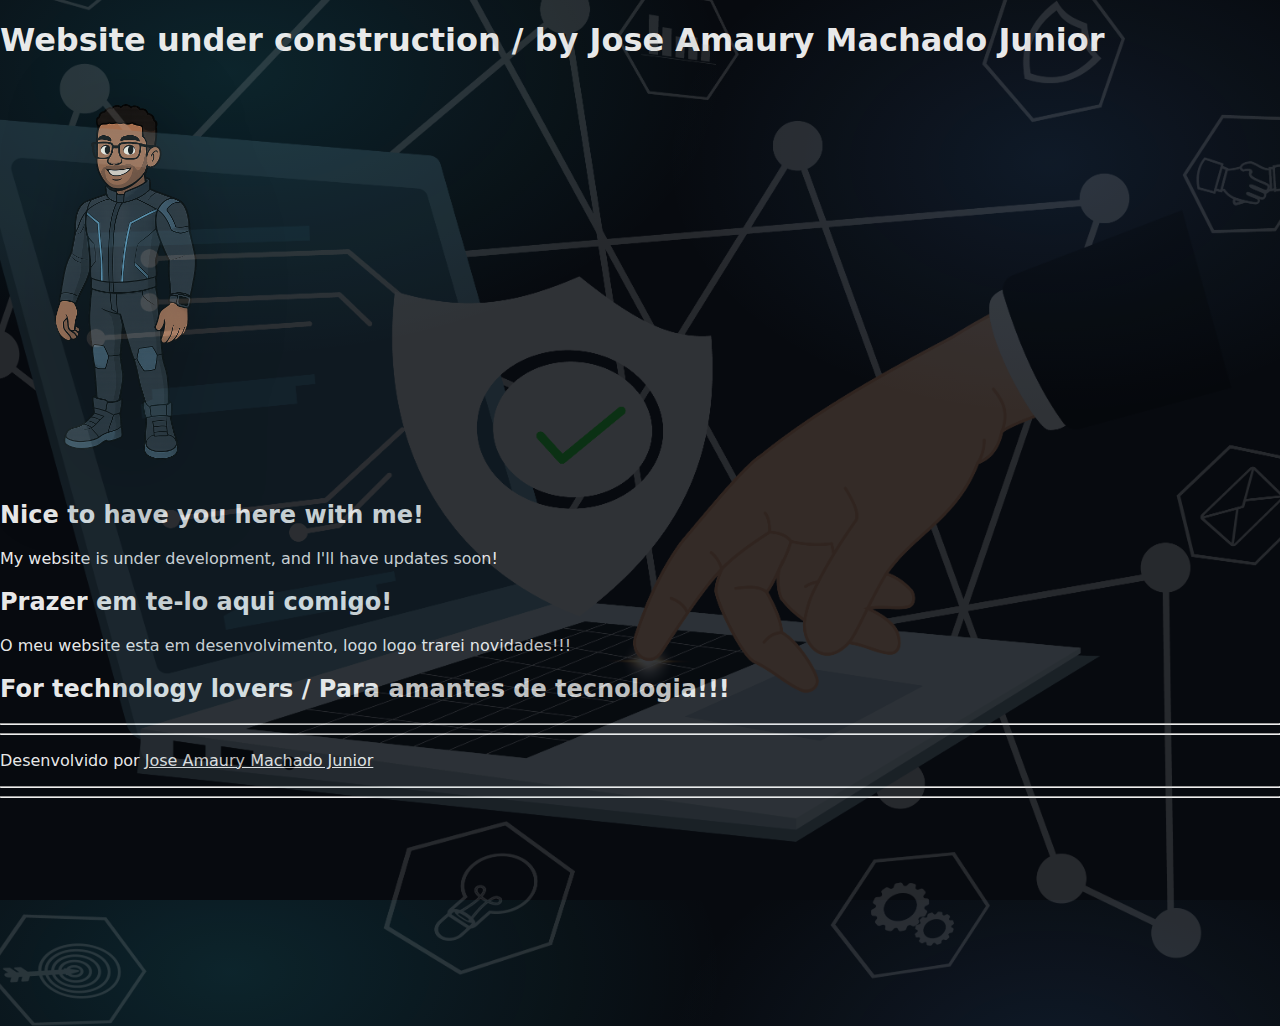
<file: index.html>
<!DOCTYPE html>
<html lang="pt-br">
<head>
    <meta charset="UTF-8">
    <meta name="viewport" content="width=device-width, initial-scale=1.0">
    <title>Jose Amaury Machado Junior</title>
    
    <link rel="stylesheet" href="estilos/styles.css">
</head>
<body>
    <main>
        <header>
            <h1>Website under construction / by Jose Amaury Machado Junior</h1>
            <div class="header-img-container">
        <img class="img-principal" src="images/Maurix/MauriX.png" alt="Jose Amaury Machado Junior">
        <img class="img-bg" src="images/security.png" alt="cyber security">
    </div>
        </header>
        <article>
            <h2>Nice to have you here with me!</h2>
            <p>My website is under development, and I'll have updates soon!</p>
        </article>
        
        <article>
            <h2>Prazer em te-lo aqui comigo!</h2>
            <p>O meu website esta em desenvolvimento, logo logo trarei novidades!!! </p>
        </article>
        
        
        <article>
            <h2>For technology lovers / Para amantes de tecnologia!!!</h2>
            
        </article>
    </main>
     <hr>
    <hr>

    <footer>
    <p>Desenvolvido por <a href="https://github.com/joseamaury" target="_blank" rel="noopener noreferrer">Jose Amaury Machado Junior</a></p>
</footer>

 <hr>
  <hr>
</body>
</html>
</file>
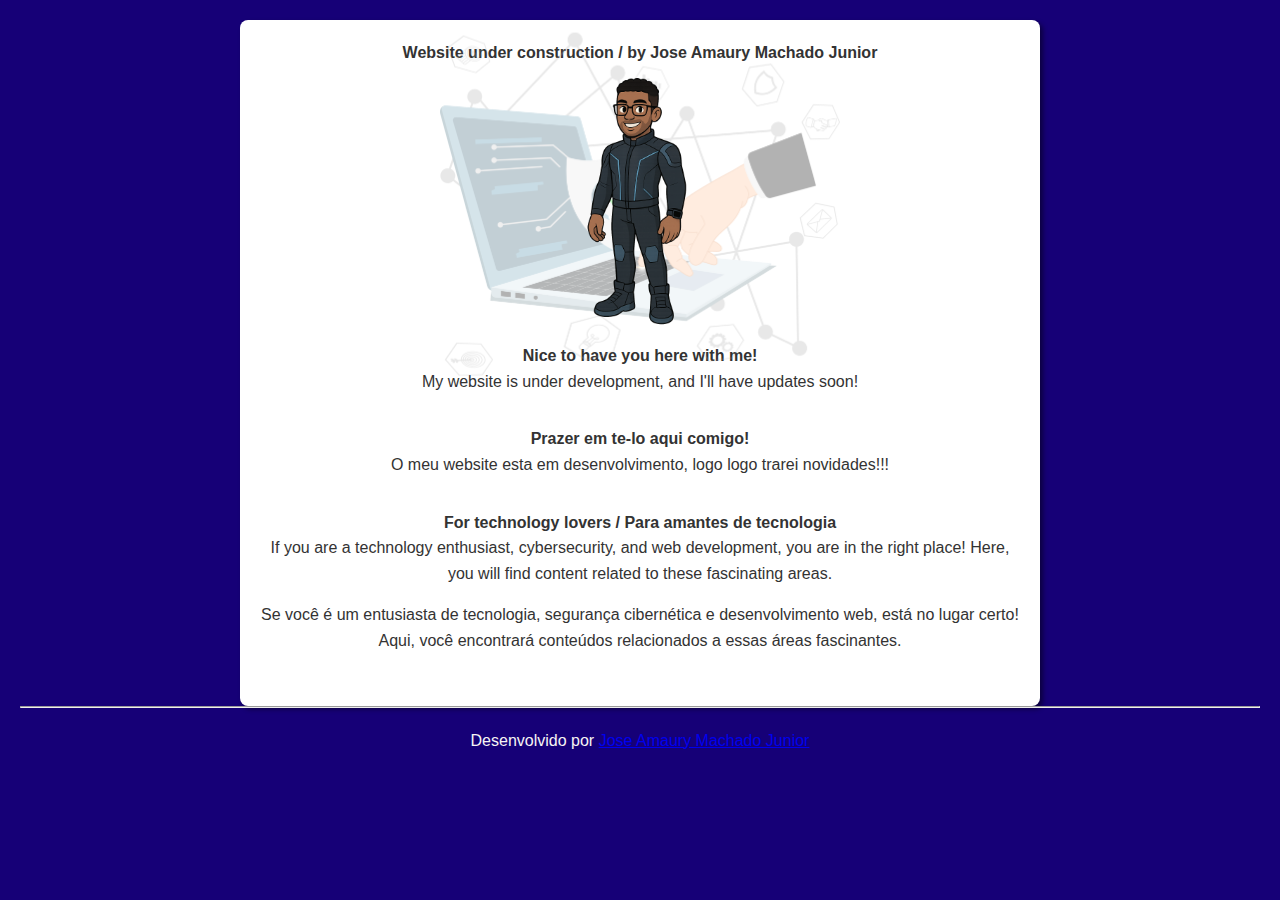
<file: website-sample/index.html>
<!DOCTYPE html>
<html lang="pt-br">
<head>
    <meta charset="UTF-8">
    <meta name="viewport" content="width=device-width, initial-scale=1.0">
    <title>Jose Amaury Machado Junior</title>
    
    <link rel="stylesheet" href="estilos/styles.css">
</head>
<body>
    <main>
        <header>
            <h1>Website under construction / by Jose Amaury Machado Junior</h1>
            <div class="header-img-container">
        <img class="img-principal" src="images/Maurix/MauriX.png" alt="Jose Amaury Machado Junior">
        <img class="img-bg" src="images/security.png" alt="cyber security">
    </div>
        </header>
        <article>
            <h2>Nice to have you here with me!</h2>
            <p>My website is under development, and I'll have updates soon!</p>
        </article>
        
        <article>
            <h2>Prazer em te-lo aqui comigo!</h2>
            <p>O meu website esta em desenvolvimento, logo logo trarei novidades!!! </p>
        </article>
        
        
        <article>
            <h2>For technology lovers / Para amantes de tecnologia</h2>
            <p>If you are a technology enthusiast, cybersecurity, and web development, you are in the right place! Here, you will find content related to these fascinating areas.</p>
            <p>Se você é um entusiasta de tecnologia, segurança cibernética e desenvolvimento web, está no lugar certo! Aqui, você encontrará conteúdos relacionados a essas áreas fascinantes.</p>
        </article>
    </main>
    
    <hr>

    <footer>
    <p>Desenvolvido por <a href="https://github.com/joseamaury" target="_blank" rel="noopener noreferrer">Jose Amaury Machado Junior</a></p>
</footer>
</body>
</html>
</file>
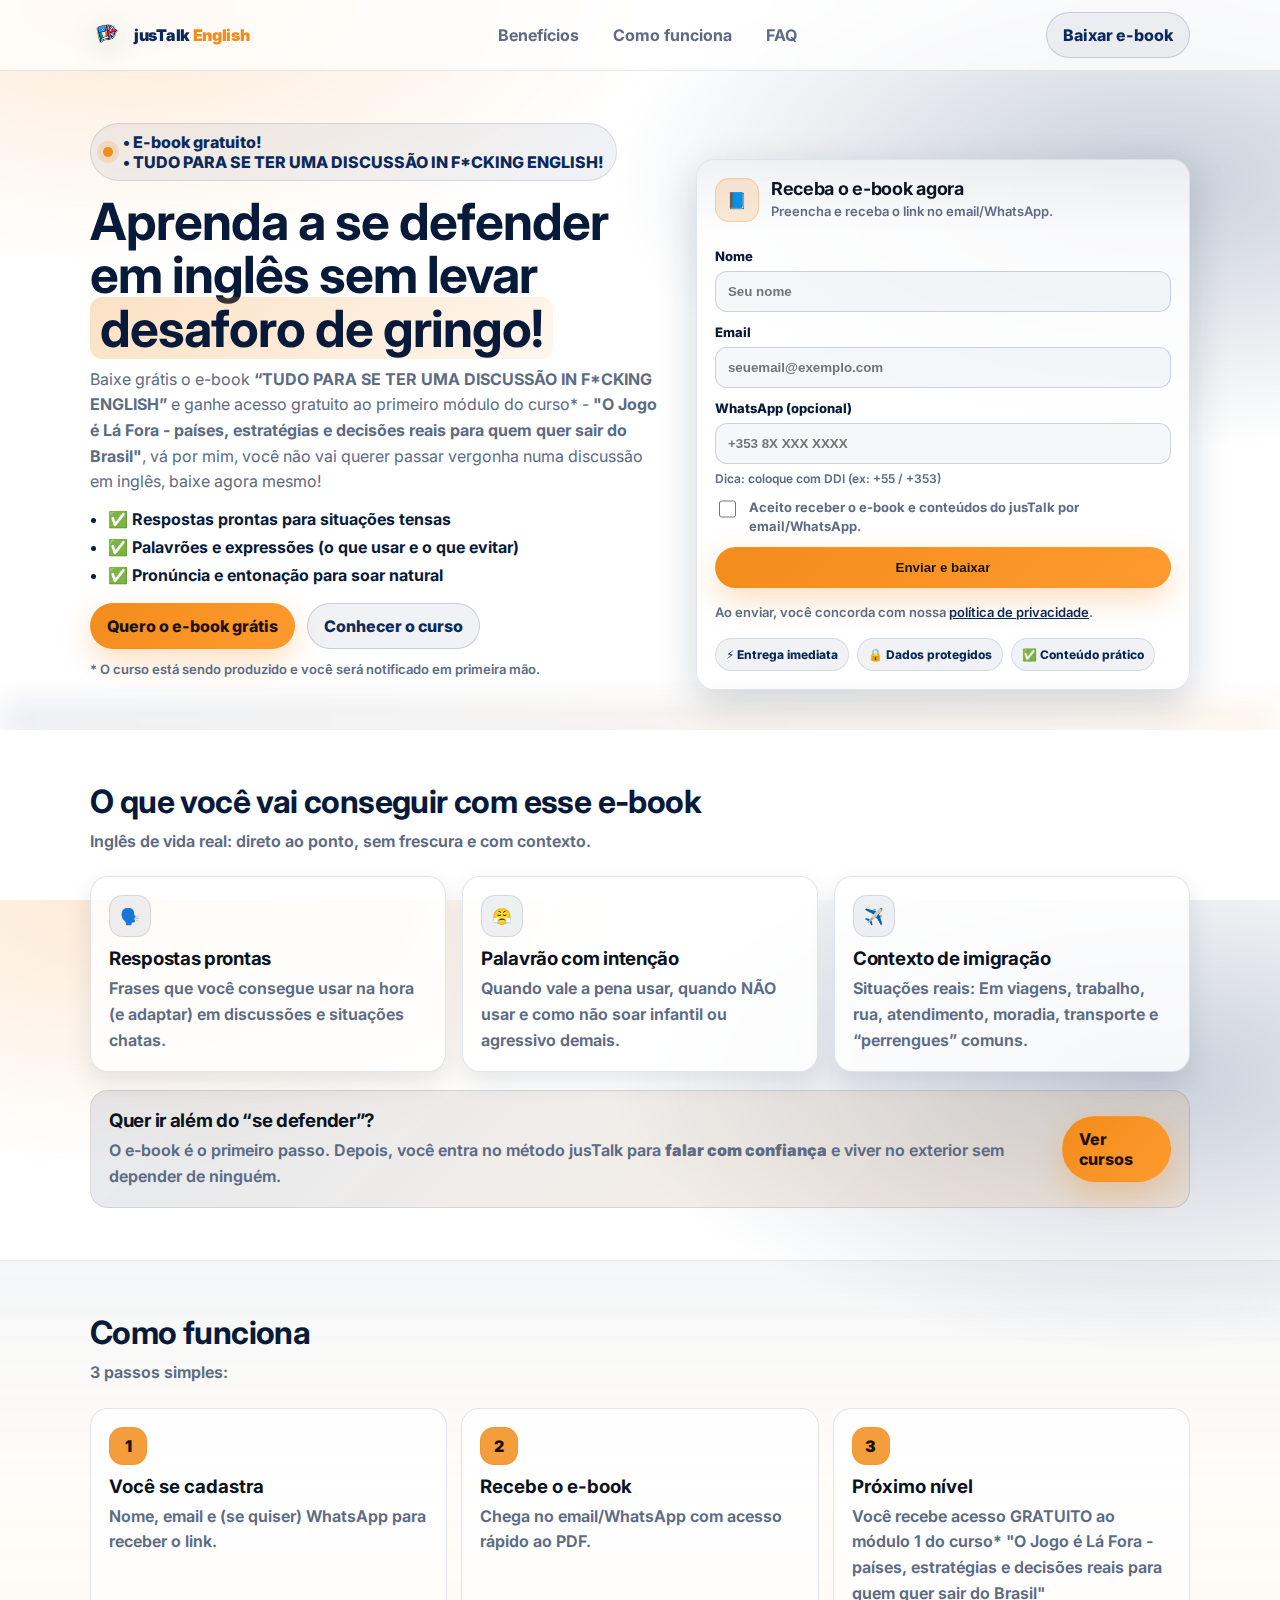
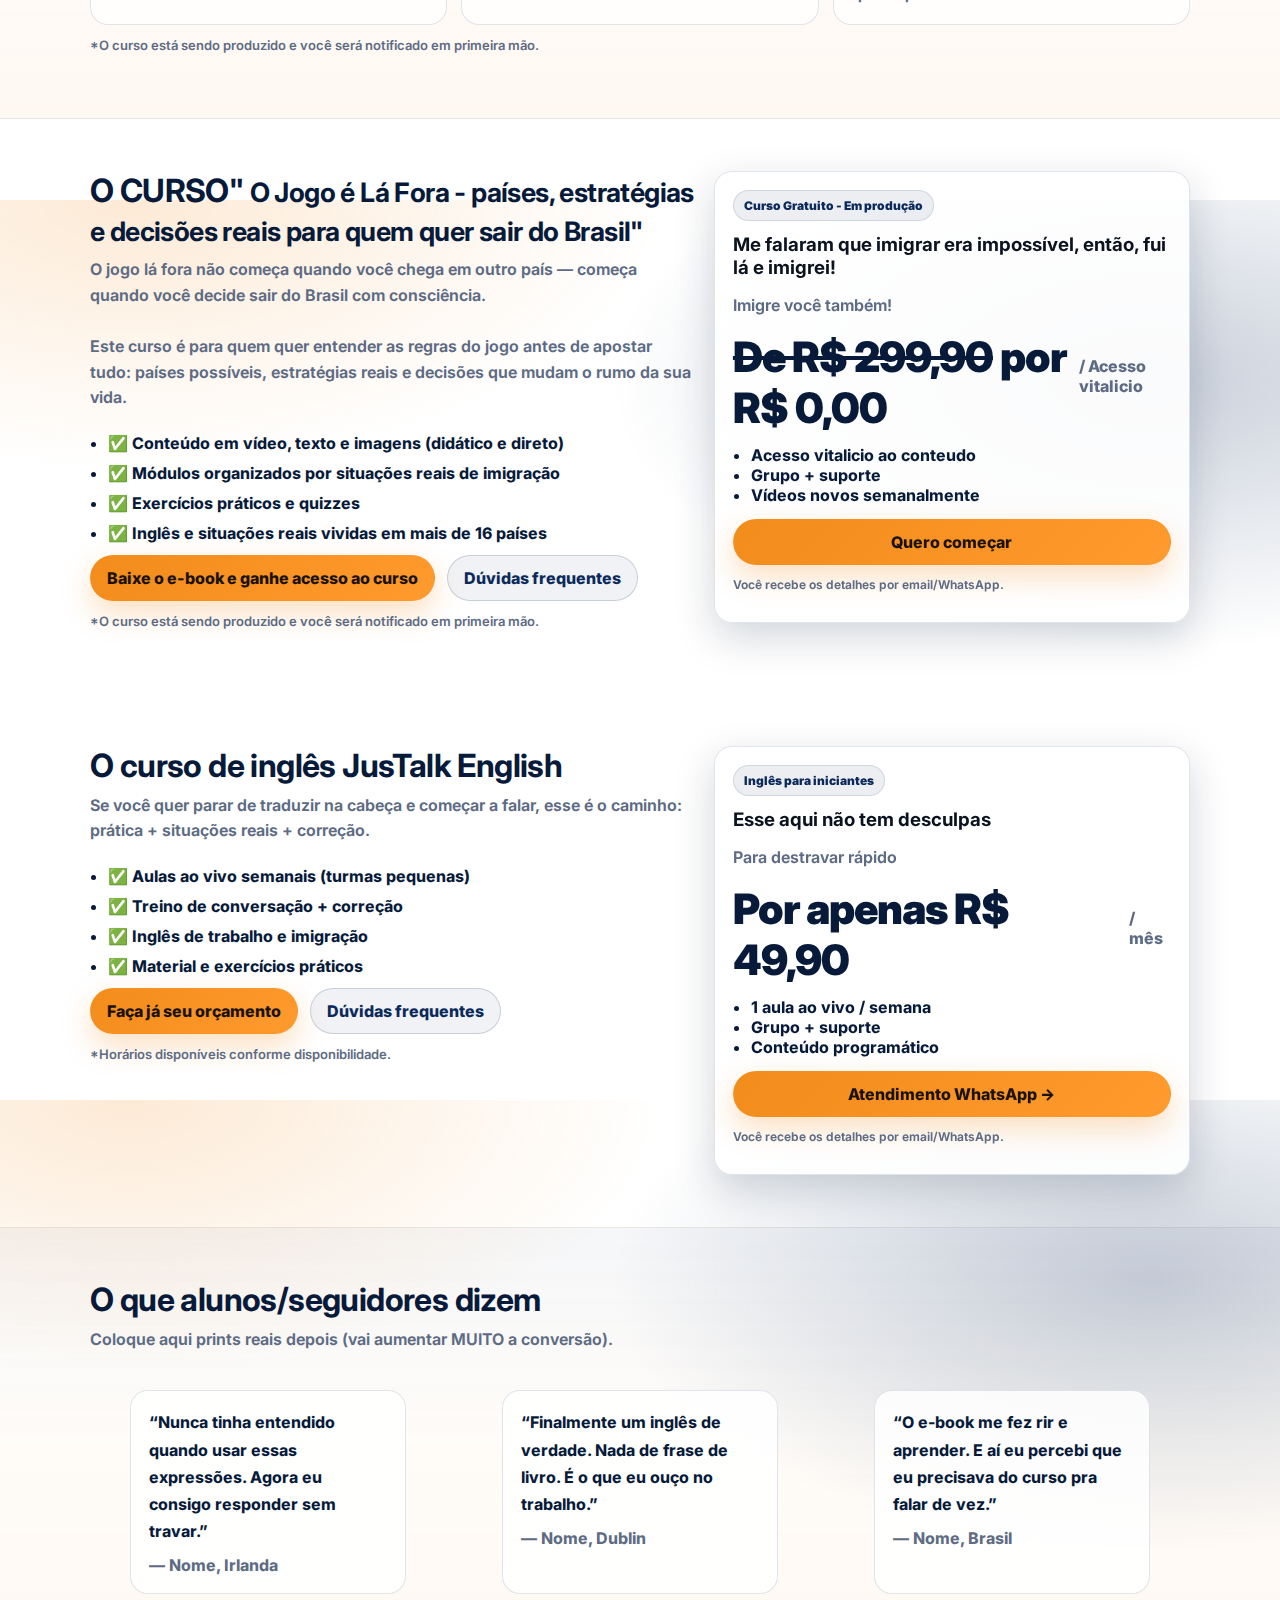
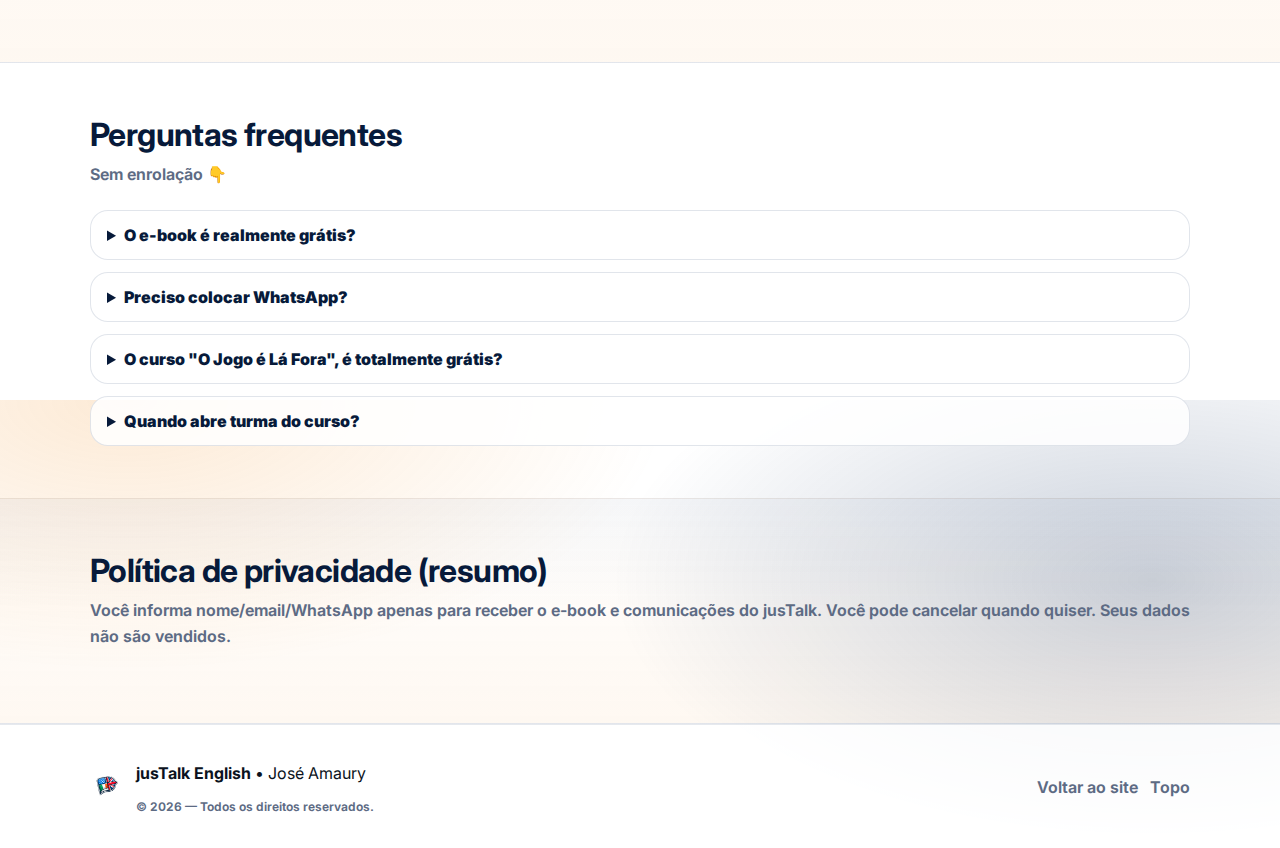
<file: justalk.html>
<!doctype html>
<html lang="pt-br">
<head>
  <meta charset="utf-8" />
  <meta name="viewport" content="width=device-width, initial-scale=1" />
  <title>jusTalk English — E-book grátis</title>
  <meta name="description" content="Baixe grátis o e-book 'Tudo para se ter uma discussão in f*cking English' e aprenda frases prontas para se defender em inglês — sem passar vergonha." />

  <!-- CSS da landing -->
  <link rel="stylesheet" href="estilos/justalk.css" />

  <!-- (Opcional) Fonte Google -->
  <link rel="preconnect" href="https://fonts.googleapis.com">
  <link rel="preconnect" href="https://fonts.gstatic.com" crossorigin>
  <link href="https://fonts.googleapis.com/css2?family=Inter:wght@400;600;800;900&display=swap" rel="stylesheet">
</head>

<body>
  <!-- Topbar -->
  <header class="topbar">
    <div class="container topbar-inner">
      <a class="brand" href="index.html" aria-label="Voltar para o site">
        <img class="brand-mark" src="images/justalk-logo-bubble.png" alt="Logo jusTalk (balão)" />
        <span class="brand-name">jusTalk <strong>English</strong></span>
      </a>

      <nav class="topbar-nav">
        <a href="#beneficios">Benefícios</a>
        <a href="#como-funciona">Como funciona</a>
        <a href="#faq">FAQ</a>
      </nav>

      <a class="btn btn-ghost" href="#baixar">Baixar e-book</a>
    </div>
  </header>

  <!-- Hero -->
  <main>
    <section class="hero" id="topo">
      <div class="container hero-grid">
        <div class="hero-copy">
          <div class="badge">
            <span class="dot"></span>
            • E-book gratuito! <br> • TUDO PARA SE TER UMA DISCUSSÃO IN F*CKING ENGLISH!
          </div>

          <h1>
            Aprenda a se defender em inglês sem levar<br/>
            <span class="highlight"> desaforo de gringo!</span>
          </h1>

          <p class="subtitle">
            Baixe grátis o e-book <strong>“TUDO PARA SE TER UMA DISCUSSÃO IN F*CKING ENGLISH”</strong>
            e ganhe acesso gratuito ao primeiro módulo do curso* - <strong>"O Jogo é Lá Fora - países, estratégias e decisões reais para quem quer sair do Brasil"</strong>, vá por mim, você não vai querer passar vergonha numa discussão em inglês, baixe agora mesmo!
            <!--com frases prontas, palavrões mais usados e situações reais para ajudar você quando a necessidade aparecer. -->
          </p>

          <ul class="quick-points">
            <li>✅ Respostas prontas para situações tensas</li>
            <li>✅ Palavrões e expressões (o que usar e o que evitar)</li>
            <li>✅ Pronúncia e entonação para soar natural</li>
          </ul>

          <div class="cta-row">
            <a class="btn btn-primary" href="#baixar">Quero o e-book grátis</a>
            <a class="btn btn-ghost" href="#curso">Conhecer o curso</a>
          </div>

          <p class="microcopy">
            * O curso está sendo produzido e você será notificado em primeira mão.
          </p>
        </div>

        <aside class="hero-card" id="baixar" aria-label="Formulário de download do e-book">
          <div class="card-head">
            <div class="card-icon">📘</div>
            <div>
              <h2>Receba o e-book agora</h2>
              <p>Preencha e receba o link no email/WhatsApp.</p>
            </div>
          </div>

          <!-- FORM: Troque para o seu endpoint -->
          <!-- Formspree exemplo: https://formspree.io/f/SEU_ID -->
          <form class="lead-form" action="https://formspree.io/f/SEU_ID_AQUI" method="POST">
            <label>
              Nome
              <input name="name" type="text" placeholder="Seu nome" required />
            </label>

            <label>
              Email
              <input name="email" type="email" placeholder="seuemail@exemplo.com" required />
            </label>

            <label>
              WhatsApp (opcional)
              <input name="whatsapp" type="tel" placeholder="+353 8X XXX XXXX" inputmode="tel" />
              <span class="hint">Dica: coloque com DDI (ex: +55 / +353)</span>
            </label>

            <label class="checkbox">
              <input type="checkbox" name="consent" required />
              <span>
                Aceito receber o e-book e conteúdos do jusTalk por email/WhatsApp.
              </span>
            </label>

            <!-- Campos ocultos úteis -->
            <input type="hidden" name="source" value="landing-jusTalk" />
            <input type="hidden" name="_subject" value="Novo lead — jusTalk English" />

            <button class="btn btn-primary btn-block" type="submit">
              Enviar e baixar
            </button>

            <p class="privacy">
              Ao enviar, você concorda com nossa <a href="#privacidade">política de privacidade</a>.
            </p>
          </form>

          <div class="card-foot">
            <div class="trust">
              <span class="pill">⚡ Entrega imediata</span>
              <span class="pill">🔒 Dados protegidos</span>
              <span class="pill">✅ Conteúdo prático</span>
            </div>
          </div>
        </aside>
      </div>

      <div class="hero-wave" aria-hidden="true"></div>
    </section>

    <!-- Benefícios -->
    <section class="section" id="beneficios">
      <div class="container">
        <h2 class="section-title">O que você vai conseguir com esse e-book</h2>
        <p class="section-subtitle">
          Inglês de vida real: direto ao ponto, sem frescura e com contexto.
        </p>

        <div class="grid-3">
          <article class="feature">
            <div class="feature-icon">🗣️</div>
            <h3>Respostas prontas</h3>
            <p>Frases que você consegue usar na hora (e adaptar) em discussões e situações chatas.</p>
          </article>

          <article class="feature">
            <div class="feature-icon">😤</div>
            <h3>Palavrão com intenção</h3>
            <p>Quando vale a pena usar, quando NÃO usar e como não soar infantil ou agressivo demais.</p>
          </article>

          <article class="feature">
            <div class="feature-icon">✈️</div>
            <h3>Contexto de imigração</h3>
            <p>Situações reais: Em viagens, trabalho, rua, atendimento, moradia, transporte e “perrengues” comuns.</p>
          </article>
        </div>

        <div class="callout">
          <div class="callout-left">
            <h3>Quer ir além do “se defender”?</h3>
            <p>
              O e-book é o primeiro passo. Depois, você entra no método jusTalk para
              <strong>falar com confiança</strong> e viver no exterior sem depender de ninguém.
            </p>
          </div>
          <a class="btn btn-primary" href="#curso">Ver cursos</a>
        </div>
      </div>
    </section>

    <!-- Como funciona -->
    <section class="section section-alt" id="como-funciona">
      <div class="container">
        <h2 class="section-title">Como funciona</h2>
        <p class="section-subtitle">3 passos simples:</p>

        <div class="steps">
          <div class="step">
            <div class="step-n">1</div>
            <h3>Você se cadastra</h3>
            <p>Nome, email e (se quiser) WhatsApp para receber o link.</p>
          </div>
          <div class="step">
            <div class="step-n">2</div>
            <h3>Recebe o e-book</h3>
            <p>Chega no email/WhatsApp com acesso rápido ao PDF.</p>
          </div>
          <div class="step">
            <div class="step-n">3</div>
            <h3>Próximo nível</h3>
            <p>Você recebe acesso GRATUITO ao módulo 1 do curso* "O Jogo é Lá Fora - países, estratégias e decisões reais para quem quer sair do Brasil"</p>
          </div>
        </div>
        <p class="microcopy">
            *O curso está sendo produzido e você será notificado em primeira mão.
          </p>
      </div>
    </section>

    <!-- Curso (oferta) -->
    <section class="section" id="curso">
      <div class="container offer">
        <div class="offer-copy">
          <h2 class="section-title">O CURSO" <small>O Jogo é Lá Fora - países, estratégias e decisões reais para quem quer sair do Brasil"</small></h2>
          <p class="section-subtitle">
            O jogo lá fora não começa quando você chega em outro país — começa quando você decide sair do Brasil com consciência. <br/><br/>

Este curso é para quem quer entender as regras do jogo antes de apostar tudo: países possíveis, estratégias reais e decisões que mudam o rumo da sua vida.
          </p>

          <ul class="offer-list">
            <li>✅ Conteúdo em vídeo, texto e imagens (didático e direto)</li>
            <li>✅ Módulos organizados por situações reais de imigração</li>
            <li>✅ Exercícios práticos e quizzes</li>
            <li>✅ Inglês e situações reais vividas em mais de 16 países</li>
          </ul>

          <div class="cta-row">
            <a class="btn btn-primary" href="#baixar">Baixe o e-book e ganhe acesso ao curso</a>
            <a class="btn btn-ghost" href="#faq">Dúvidas frequentes</a>
          </div>

          <p class="microcopy">
            *O curso está sendo produzido e você será notificado em primeira mão.
          </p>
        </div>

        <div class="offer-card">
          <div class="offer-badge">Curso Gratuito - Em produção </div>
          <h3>Me falaram que imigrar era impossível, então, fui lá e imigrei!</h3>
          <p class="muted">Imigre você também!</p>

          <div class="price">
            <span class="price-big"><del>De R$ 299,90</del> por R$ 0,00</span>
            <span class="price-small">/ Acesso vitalicio</span>
          </div>

          <ul class="mini">
            <li>Acesso vitalicio ao conteudo</li>
            <li>Grupo + suporte</li>
            <li>Vídeos novos semanalmente</li>
          </ul>

          <a class="btn btn-primary btn-block" href="#baixar">Quero começar</a>
          <p class="muted tiny">Você recebe os detalhes por email/WhatsApp.</p>
        </div>
      </div>
    </section>

    <!-- Curso 2(oferta) -->
    <section class="section" id="curso">
      <div class="container offer">
        <div class="offer-copy">
          <h2 class="section-title">O curso de inglês JusTalk English </h2>
          <p class="section-subtitle">
            Se você quer parar de traduzir na cabeça e começar a falar,
            esse é o caminho: prática + situações reais + correção.
          </p>

          <ul class="offer-list">
            <li>✅ Aulas ao vivo semanais (turmas pequenas)</li>
            <li>✅ Treino de conversação + correção</li>
            <li>✅ Inglês de trabalho e imigração</li>
            <li>✅ Material e exercícios práticos</li>
          </ul>

          <div class="cta-row">
             <a
    class="btn btn-primary"
    href="https://wa.me/353833412795?text=Olá!%20Quero%20marcar%20uma%20aula%20experimental%20de%20inglês."
    target="_blank"
    rel="noopener noreferrer"
  >Faça já seu orçamento</a>
            
            <a class="btn btn-ghost" href="#faq">Dúvidas frequentes</a>
          </div>

          <p class="microcopy">
            *Horários disponíveis conforme disponibilidade. 
          </p>
        </div>

        <div class="offer-card">
          <div class="offer-badge">Inglês para iniciantes</div>
          <h3>Esse aqui não tem desculpas</h3>
          <p class="muted">Para destravar rápido</p>

          <div class="price">
            <span class="price-big">Por apenas R$ 49,90</span>
            <span class="price-small">/ mês</span>
          </div>

          <ul class="mini">
            <li>1 aula ao vivo / semana</li>
            <li>Grupo + suporte</li>
            <li>Conteúdo programático</li>
          </ul>

          <a class="btn btn-primary btn-block" class="post-link"
   href="https://wa.me/353833412795?text=Olá!%20Quero%20marcar%20uma%20aula%20experimental%20de%20inglês."
   target="_blank"
   rel="noopener">
  Atendimento WhatsApp →
</a>

          
          <p class="muted tiny">Você recebe os detalhes por email/WhatsApp.</p>
        </div>
      </div>
    </section>

    <!-- Prova social -->
    <section class="section section-alt" id="depoimentos">
      <div class="container">
        <h2 class="section-title">O que alunos/seguidores dizem</h2>
        <p class="section-subtitle">Coloque aqui prints reais depois (vai aumentar MUITO a conversão).</p>

        <div class="grid-3">
          <figure class="testimonial">
            <blockquote>
              “Nunca tinha entendido quando usar essas expressões. Agora eu consigo responder sem travar.”
            </blockquote>
            <figcaption>— Nome, Irlanda</figcaption>
          </figure>
          <figure class="testimonial">
            <blockquote>
              “Finalmente um inglês de verdade. Nada de frase de livro. É o que eu ouço no trabalho.”
            </blockquote>
            <figcaption>— Nome, Dublin</figcaption>
          </figure>
          <figure class="testimonial">
            <blockquote>
              “O e-book me fez rir e aprender. E aí eu percebi que eu precisava do curso pra falar de vez.”
            </blockquote>
            <figcaption>— Nome, Brasil</figcaption>
          </figure>
        </div>
      </div>
    </section>

    <!-- FAQ -->
    <section class="section" id="faq">
      <div class="container">
        <h2 class="section-title">Perguntas frequentes</h2>
        <p class="section-subtitle">Sem enrolação 👇</p>

        <div class="faq">
          <details class="faq-item">
            <summary>O e-book é realmente grátis?</summary>
            <p>Sim. O E-book é 100% gratuito e o PDF é enviado para o seu e-mail e/ou WhatsApp.</p>
          </details>

          <details class="faq-item">
            <summary>Preciso colocar WhatsApp?</summary>
            <p>Não é obrigatório. Mas ajuda a receber rápido o E-book e facilita caso você queira aulas ao vivo depois.</p>
          </details>

          <details class="faq-item">
            <summary>O curso "O Jogo é Lá Fora", é totalmente grátis?</summary>
            <p>Não, o curso ele é um conteúdo pago, tendo em vista os anos de expêriencia no exterior e mais de 16 países visitados, que foram resumidos aqui para você. Porém, quem se increver e baixar o e-book ganhará acesso gratuito ao primeiro módulo do curso.</p>
          </details>

          <details class="faq-item">
            <summary>Quando abre turma do curso?</summary>
            <p>Por conta da alta demanda, as turmas são abertas de acordo com a disponibilidade de horários, entre em contato para mais informações.</p>
          </details>
        </div>
      </div>
    </section>

    <!-- Privacidade -->
    <section class="section section-alt" id="privacidade">
      <div class="container">
        <h2 class="section-title">Política de privacidade (resumo)</h2>
        <p class="section-subtitle">
          Você informa nome/email/WhatsApp apenas para receber o e-book e comunicações do jusTalk.
          Você pode cancelar quando quiser. Seus dados não são vendidos.
        </p>
      </div>
    </section>
  </main>

  <footer class="footer">
    <div class="container footer-inner">
      <div class="footer-left">
        <img class="footer-mark" src="images/justalk-logo-bubble.png" alt="" />
        <div>
          <p><strong>jusTalk English</strong> • José Amaury</p>
          <p class="muted tiny">© <span id="year"></span> — Todos os direitos reservados.</p>
        </div>
      </div>

      <div class="footer-right">
        <a class="muted" href="index.html">Voltar ao site</a>
        <a class="muted" href="#topo">Topo</a>
      </div>
    </div>
  </footer>

  <script>
    document.getElementById("year").textContent = new Date().getFullYear();
  </script>
</body>
</html>
</file>
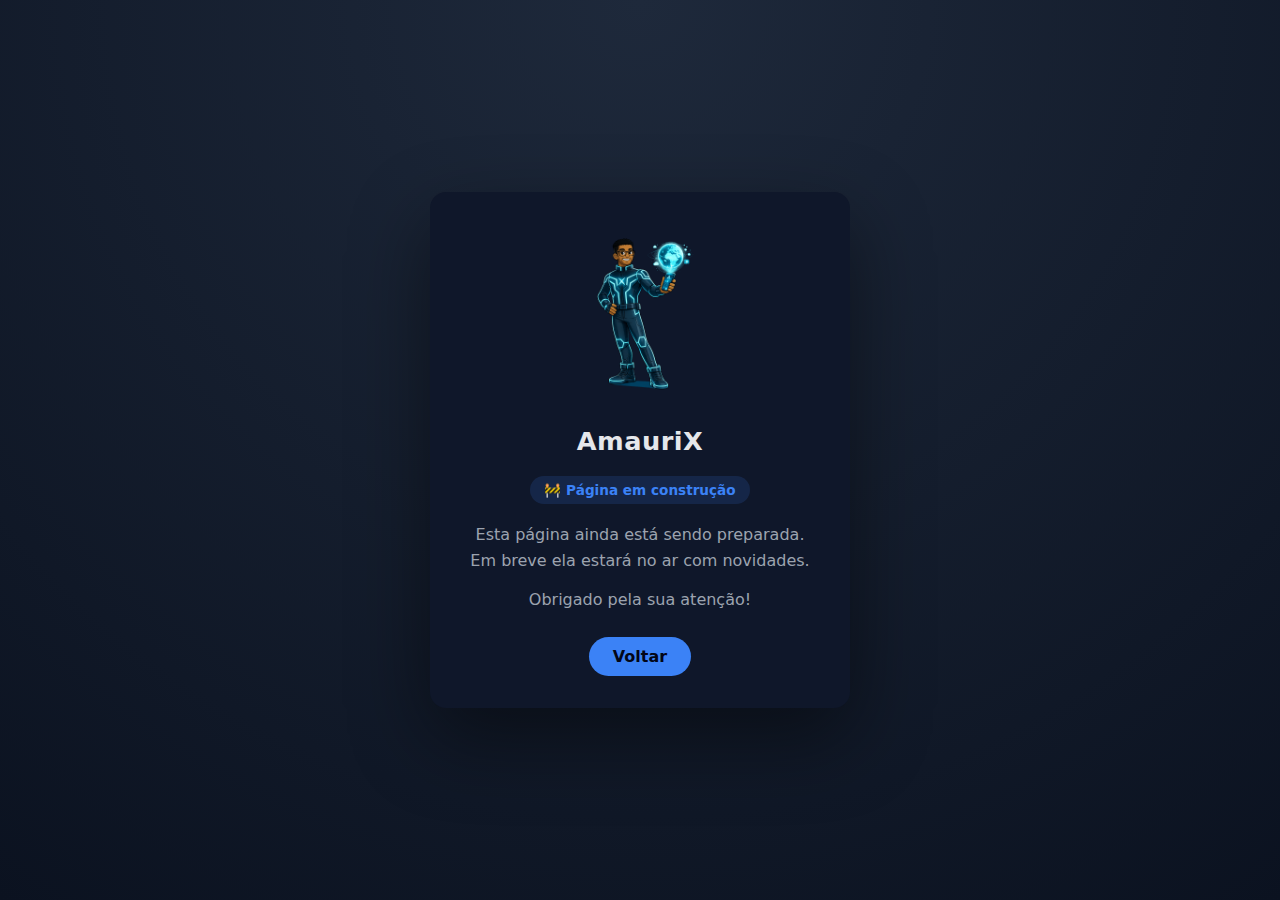
<file: pagina-em-construcao.html>
<!doctype html>
<html lang="pt-br">
<head>
  <meta charset="utf-8" />
  <meta name="viewport" content="width=device-width, initial-scale=1" />
  <title>Página em construção • AmauriX</title>

  <style>
    :root {
      --bg: #0b1220;
      --card: #0f172a;
      --text: #e5e7eb;
      --muted: #9ca3af;
      --accent: #3b82f6; /* azul brilhoso */
    }

    * {
      box-sizing: border-box;
    }

    body {
      margin: 0;
      min-height: 100vh;
      display: grid;
      place-items: center;
      background: radial-gradient(circle at top, #1e293b, var(--bg));
      font-family: system-ui, -apple-system, Segoe UI, Roboto, Arial, sans-serif;
      color: var(--text);
      text-align: center;
    }

    .card {
      background: var(--card);
      border-radius: 16px;
      padding: 32px 28px;
      max-width: 420px;
      width: calc(100% - 32px);
      box-shadow: 0 30px 80px rgba(0,0,0,.45);
    }

    .avatar {
      width: 120px;
      height: auto;
      margin-bottom: 18px;
    }

    h1 {
      margin: 0 0 10px;
      font-size: 1.6rem;
      letter-spacing: 0.5px;
    }

    p {
      margin: 0 0 14px;
      color: var(--muted);
      line-height: 1.6;
    }

    .status {
      display: inline-block;
      margin: 10px 0 18px;
      padding: 6px 14px;
      border-radius: 999px;
      background: rgba(59,130,246,.15);
      color: var(--accent);
      font-weight: 600;
      font-size: 0.85rem;
    }

    .btn {
      display: inline-block;
      margin-top: 10px;
      padding: 10px 24px;
      border-radius: 999px;
      background: var(--accent);
      color: #020617;
      text-decoration: none;
      font-weight: 600;
      transition: transform .15s ease, box-shadow .15s ease;
    }

    .btn:hover {
      transform: translateY(-2px);
      box-shadow: 0 10px 28px rgba(59,130,246,.45);
    }
  </style>
</head>

<body>
  <main class="card">
    <img
      src="images/amaurix-manut.png"
      alt="Avatar AmauriX"
      class="avatar"
    />

    <h1>AmauriX</h1>

    <span class="status">🚧 Página em construção</span>

    <p>
      Esta página ainda está sendo preparada.<br>
      Em breve ela estará no ar com novidades.
    </p>

    <p>
      Obrigado pela sua atenção!
    </p>

    <a href="index.html" class="btn">Voltar</a>
  </main>
</body>
</html>
</file>
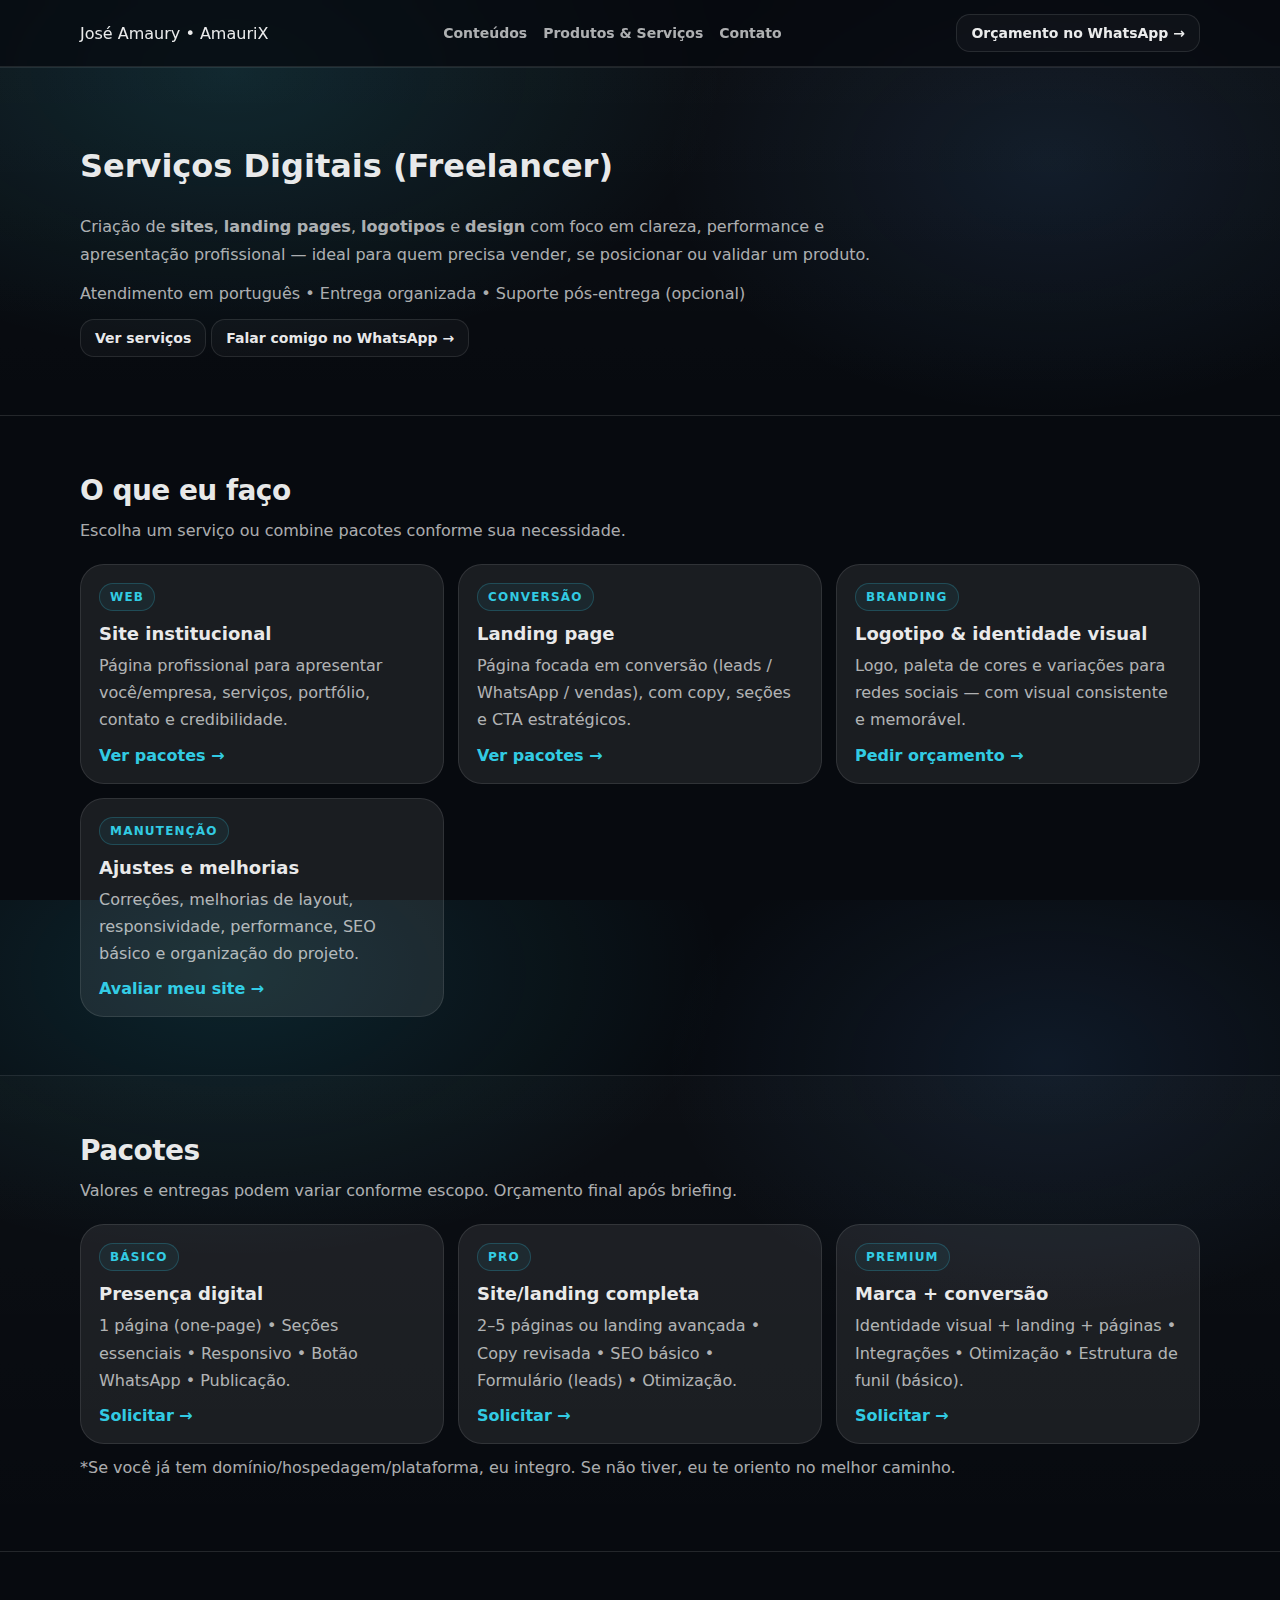
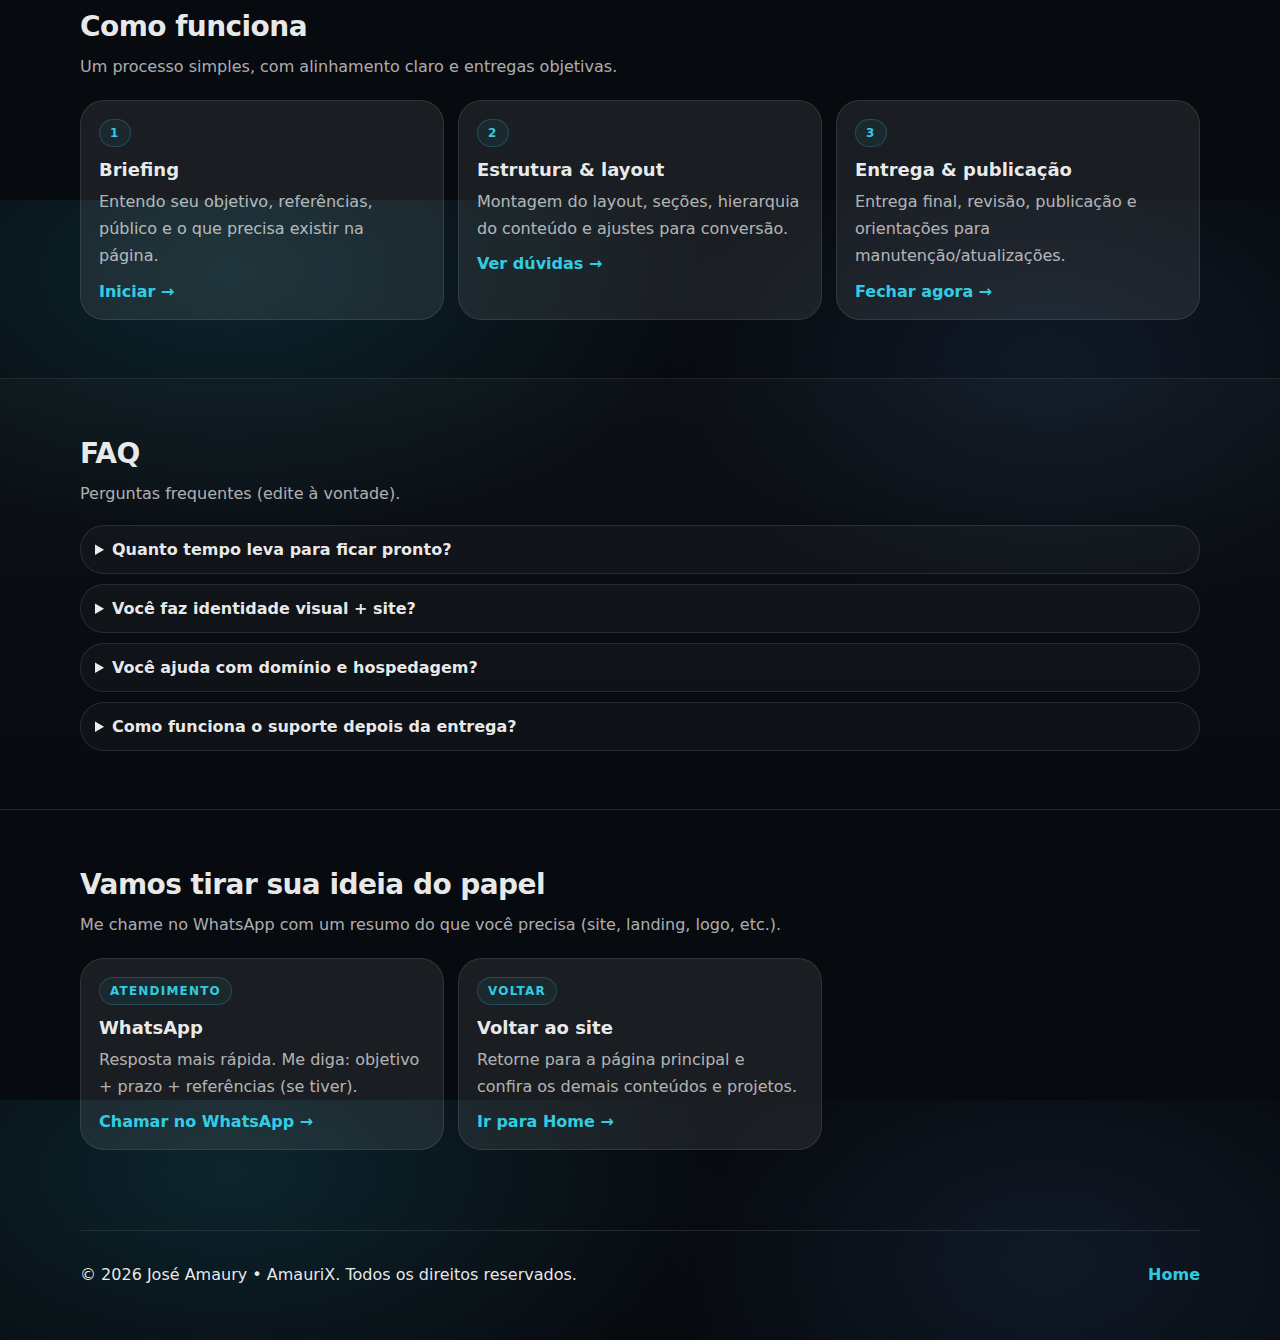
<file: servicos-ti.html>
<!doctype html>
<html lang="pt-br">
<head>
  <meta charset="utf-8" />
  <meta name="viewport" content="width=device-width, initial-scale=1" />
  <title>Serviços TI — Sites, Landing Pages e Design | José Amaury</title>
  <meta name="description" content="Criação de sites, landing pages, logotipos e design digital. Orçamento rápido via WhatsApp." />

  <!-- CSS do seu site (mesma identidade do projeto principal) -->
  <link rel="stylesheet" href="estilos/styles.css" />
</head>

<body>
  <!-- HEADER/NAV (ajuste se o seu index tiver uma nav específica) -->
  <header class="site-header">
    <div class="container header-inner">
      <a class="brand" href="index.html">
        <span class="brand-name">José Amaury • AmauriX</span>
      </a>

      <nav class="nav">
        <a href="index.html#conteudos">Conteúdos</a>
        <a href="index.html#produtos">Produtos & Serviços</a>
        <a href="index.html#contato">Contato</a>
      </nav>

      <a class="btn" href="https://wa.me/353833412795?text=Ol%C3%A1!%20Quero%20um%20or%C3%A7amento%20para%20site%2Flanding%2Fdesign." target="_blank" rel="noopener">
        Orçamento no WhatsApp →
      </a>
    </div>
  </header>

  <main id="main">

    <!-- HERO -->
    <section class="section section-alt">
      <div class="container">
        <div class="section-head">
          <div>
            <h1>Serviços Digitais (Freelancer)</h1>
            <p class="section-subtitle">
              Criação de <strong>sites</strong>, <strong>landing pages</strong>, <strong>logotipos</strong> e <strong>design</strong> com foco em clareza,
              performance e apresentação profissional — ideal para quem precisa vender, se posicionar ou validar um produto.
            </p>
            <p class="muted">
              Atendimento em português • Entrega organizada • Suporte pós-entrega (opcional)
            </p>

            <div class="actions">
              <a class="btn" href="#servicos">Ver serviços</a>
              <a class="btn btn-ghost" href="https://wa.me/353833412795?text=Ol%C3%A1!%20Quero%20uma%20aula%20de%20diagn%C3%B3stico%20para%20meu%20site%2Fmarca%20e%20um%20or%C3%A7amento." target="_blank" rel="noopener">
                Falar comigo no WhatsApp →
              </a>
            </div>
          </div>
        </div>
      </div>
    </section>

    <!-- SERVIÇOS (cards no mesmo padrão do seu grid "posts") -->
    <section id="servicos" class="section">
      <div class="container">
        <div class="section-head">
          <div>
            <h2>O que eu faço</h2>
            <p class="section-subtitle">Escolha um serviço ou combine pacotes conforme sua necessidade.</p>
          </div>
        </div>

        <div class="posts">
          <article class="post">
            <span class="tag">Web</span>
            <h3>Site institucional</h3>
            <p>Página profissional para apresentar você/empresa, serviços, portfólio, contato e credibilidade.</p>
            <a class="post-link" href="#pacotes">Ver pacotes →</a>
          </article>

          <article class="post">
            <span class="tag">Conversão</span>
            <h3>Landing page</h3>
            <p>Página focada em conversão (leads / WhatsApp / vendas), com copy, seções e CTA estratégicos.</p>
            <a class="post-link" href="#pacotes">Ver pacotes →</a>
          </article>

          <article class="post">
            <span class="tag">Branding</span>
            <h3>Logotipo & identidade visual</h3>
            <p>Logo, paleta de cores e variações para redes sociais — com visual consistente e memorável.</p>
            <a class="post-link" href="https://wa.me/353833412795?text=Ol%C3%A1!%20Quero%20um%20or%C3%A7amento%20para%20logotipo%20e%20identidade%20visual." target="_blank" rel="noopener">
              Pedir orçamento →
            </a>
          </article>

          <article class="post">
            <span class="tag">Manutenção</span>
            <h3>Ajustes e melhorias</h3>
            <p>Correções, melhorias de layout, responsividade, performance, SEO básico e organização do projeto.</p>
            <a class="post-link" href="https://wa.me/353833412795?text=Ol%C3%A1!%20Preciso%20de%20ajustes%20no%20meu%20site%20(%20layout%2Fresponsivo%2FSEO%20).%20Podemos%20avaliar%3F" target="_blank" rel="noopener">
              Avaliar meu site →
            </a>
          </article>
        </div>
      </div>
    </section>

    <!-- PACOTES -->
    <section id="pacotes" class="section section-alt">
      <div class="container">
        <div class="section-head">
          <div>
            <h2>Pacotes</h2>
            <p class="section-subtitle">Valores e entregas podem variar conforme escopo. Orçamento final após briefing.</p>
          </div>
        </div>

        <div class="posts">
          <article class="post">
            <span class="tag">Básico</span>
            <h3>Presença digital</h3>
            <p>
              1 página (one-page) • Seções essenciais • Responsivo • Botão WhatsApp • Publicação.
            </p>
            <a class="post-link" href="https://wa.me/353833412795?text=Ol%C3%A1!%20Quero%20o%20pacote%20B%C3%A1sico%20(1%20p%C3%A1gina).%20Como%20funciona%3F" target="_blank" rel="noopener">
              Solicitar →
            </a>
          </article>

          <article class="post">
            <span class="tag">Pro</span>
            <h3>Site/landing completa</h3>
            <p>
              2–5 páginas ou landing avançada • Copy revisada • SEO básico • Formulário (leads) • Otimização.
            </p>
            <a class="post-link" href="https://wa.me/353833412795?text=Ol%C3%A1!%20Quero%20o%20pacote%20Pro%20(2%E2%80%935%20p%C3%A1ginas%20ou%20landing%20avan%C3%A7ada).%20Me%20envie%20um%20briefing." target="_blank" rel="noopener">
              Solicitar →
            </a>
          </article>

          <article class="post">
            <span class="tag">Premium</span>
            <h3>Marca + conversão</h3>
            <p>
              Identidade visual + landing + páginas • Integrações • Otimização • Estrutura de funil (básico).
            </p>
            <a class="post-link" href="https://wa.me/353833412795?text=Ol%C3%A1!%20Quero%20o%20pacote%20Premium%20(marca%20%2B%20convers%C3%A3o).%20Vamos%20conversar%3F" target="_blank" rel="noopener">
              Solicitar →
            </a>
          </article>
        </div>

        <p class="muted" style="margin-top:14px;">
          *Se você já tem domínio/hospedagem/plataforma, eu integro. Se não tiver, eu te oriento no melhor caminho.
        </p>
      </div>
    </section>

    <!-- PROCESSO -->
    <section class="section" id="processo">
      <div class="container">
        <div class="section-head">
          <div>
            <h2>Como funciona</h2>
            <p class="section-subtitle">Um processo simples, com alinhamento claro e entregas objetivas.</p>
          </div>
        </div>

        <div class="posts">
          <article class="post">
            <span class="tag">1</span>
            <h3>Briefing</h3>
            <p>Entendo seu objetivo, referências, público e o que precisa existir na página.</p>
            <a class="post-link" href="https://wa.me/353833412795?text=Ol%C3%A1!%20Quero%20fazer%20o%20briefing%20do%20meu%20projeto." target="_blank" rel="noopener">Iniciar →</a>
          </article>

          <article class="post">
            <span class="tag">2</span>
            <h3>Estrutura & layout</h3>
            <p>Montagem do layout, seções, hierarquia do conteúdo e ajustes para conversão.</p>
            <a class="post-link" href="#faq">Ver dúvidas →</a>
          </article>

          <article class="post">
            <span class="tag">3</span>
            <h3>Entrega & publicação</h3>
            <p>Entrega final, revisão, publicação e orientações para manutenção/atualizações.</p>
            <a class="post-link" href="#contato">Fechar agora →</a>
          </article>
        </div>
      </div>
    </section>

    <!-- FAQ (mantendo seu padrão de details) -->
    <section id="faq" class="section section-alt">
      <div class="container">
        <h2>FAQ</h2>
        <p class="section-subtitle">Perguntas frequentes (edite à vontade).</p>

        <div class="faq">
          <details class="faq-item">
            <summary>Quanto tempo leva para ficar pronto?</summary>
            <p>
              Depende do escopo. Um one-page costuma ser mais rápido; projetos maiores dependem de conteúdo, revisões e integrações.
            </p>
          </details>

          <details class="faq-item">
            <summary>Você faz identidade visual + site?</summary>
            <p>
              Sim. Posso criar logotipo, paleta e variações, e aplicar tudo no site/landing para manter consistência visual.
            </p>
          </details>

          <details class="faq-item">
            <summary>Você ajuda com domínio e hospedagem?</summary>
            <p>
              Sim. Eu oriento a melhor opção e posso ajudar na configuração (GitHub Pages, Netlify, Vercel ou hospedagem tradicional).
            </p>
          </details>

          <details class="faq-item">
            <summary>Como funciona o suporte depois da entrega?</summary>
            <p>
              Posso oferecer manutenção mensal (pequenos ajustes, atualizações e melhorias) ou suporte pontual.
            </p>
          </details>
        </div>
      </div>
    </section>

    <!-- CONTATO -->
    <section id="contato" class="section">
      <div class="container">
        <div class="section-head">
          <div>
            <h2>Vamos tirar sua ideia do papel</h2>
            <p class="section-subtitle">Me chame no WhatsApp com um resumo do que você precisa (site, landing, logo, etc.).</p>
          </div>
        </div>

        <div class="posts">
          <article class="post">
            <span class="tag">Atendimento</span>
            <h3>WhatsApp</h3>
            <p>Resposta mais rápida. Me diga: objetivo + prazo + referências (se tiver).</p>
            <a class="post-link" href="https://wa.me/353833412795?text=Ol%C3%A1!%20Quero%20um%20or%C3%A7amento%20para%20um%20site%2Flanding%2Flogo.%20Meu%20objetivo%20%C3%A9%3A%20_____%20.%20Prazo%3A%20_____%20.%20Refer%C3%AAncias%3A%20_____" target="_blank" rel="noopener">
              Chamar no WhatsApp →
            </a>
          </article>

          <article class="post">
            <span class="tag">Voltar</span>
            <h3>Voltar ao site</h3>
            <p>Retorne para a página principal e confira os demais conteúdos e projetos.</p>
            <a class="post-link" href="index.html">Ir para Home →</a>
          </article>
        </div>
      </div>
    </section>

  </main>

  <footer class="site-footer">
    <div class="container footer-inner">
      <p>© <span id="year"></span> José Amaury • AmauriX. Todos os direitos reservados.</p>
      <p class="muted">
        <a href="index.html">Home</a>
      </p>
    </div>
  </footer>

  <script>
    document.getElementById("year").textContent = new Date().getFullYear();
  </script>
</body>
</html>
</file>
<file: estilos/styles.css>
:root{
  --bg: #070A0F;
  --bg2: #0B1220;
  --card: rgba(255,255,255,.04);
  --card2: rgba(255,255,255,.06);
  --line: rgba(255,255,255,.10);

  --text: rgba(255,255,255,.92);
  --muted: rgba(255,255,255,.68);

  --cyan: #36E3FF;
  --cyan2: #5AA7FF;

  --radius: 18px;
  --radius2: 24px;
  --shadow: 0 18px 55px rgba(0,0,0,.55);
}

*{ box-sizing:border-box; }
html,body{ height:100%; }

body{
  margin:0;
  font-family: "Inter", system-ui, -apple-system, Segoe UI, Roboto, Arial, sans-serif;
  color: var(--text);
  background:
    radial-gradient(900px 520px at 18% 8%, rgba(54,227,255,.12), transparent 55%),
    radial-gradient(700px 460px at 82% 18%, rgba(90,167,255,.10), transparent 55%),
    var(--bg);
}

a{ color: inherit; }
.container{ width:min(1120px, 92vw); margin-inline:auto; }

/* acessibilidade */
.skip-link{
  position:absolute;
  left:-999px;
  top: 12px;
  padding: 10px 12px;
  background:#fff;
  color:#000;
  border-radius:12px;
}
.skip-link:focus{ left:12px; z-index:999; }

.sr-only{
  position:absolute;
  width:1px; height:1px;
  padding:0; margin:-1px;
  overflow:hidden;
  clip: rect(0,0,0,0);
  border:0;
}

/* HEADER */
.site-header{
  position: sticky;
  top:0;
  z-index: 50;
  background: rgba(7,10,15,.72);
  backdrop-filter: blur(10px);
  border-bottom: 1px solid var(--line);
}

.header-inner{
  display:flex;
  align-items:center;
  justify-content:space-between;
  gap: 18px;
  padding: 14px 0;
}

.brand{
  display:flex;
  align-items:center;
  gap:12px;
  text-decoration:none;
}

.brand-title{
  display:block;
  font-weight: 800;
  letter-spacing: .16em;
  font-size: 13px;
}

.brand-subtitle{
  display:block;
  color: var(--muted);
  font-size: 12px;
  letter-spacing: .08em;
  margin-top: 4px;
}

.nav{
  display:flex;
  gap: 16px;
  align-items:center;
}
.nav a{
  text-decoration:none;
  color: var(--muted);
  font-weight: 700;
  font-size: 14px;
}
.nav a:hover{
  color: var(--text);
}

/* BOTÕES */
.btn{
  display:inline-flex;
  align-items:center;
  justify-content:center;
  gap: 8px;
  border-radius: 14px;
  padding: 10px 14px;
  border: 1px solid var(--line);
  background: rgba(255,255,255,.03);
  color: var(--text);
  font-weight: 800;
  font-size: 14px;
  text-decoration:none;
  cursor: pointer;
  transition: transform .12s ease, border-color .12s ease, background .12s ease;
}
.btn:hover{
  transform: translateY(-1px);
  border-color: rgba(54,227,255,.40);
}
.btn-primary{
  border-color: rgba(54,227,255,.55);
  background: linear-gradient(90deg, rgba(54,227,255,.22), rgba(90,167,255,.18));
  box-shadow: 0 14px 38px rgba(54,227,255,.10);
}
.btn-outline{
  background: transparent;
}

/* HERO */
.hero{
  position: relative;
  padding: 62px 0 24px;
  overflow:hidden;
}

.hero-grid{
  display:grid;
  grid-template-columns: 1.15fr .85fr;
  gap: 28px;
  align-items:center;
}

.badge{
  display:inline-block;
  font-weight: 800;
  font-size: 12px;
  letter-spacing: .12em;
  text-transform: uppercase;
  color: rgba(54,227,255,.88);
  border: 1px solid rgba(54,227,255,.25);
  background: rgba(54,227,255,.06);
  padding: 8px 10px;
  border-radius: 999px;
}

.hero h1{
  margin: 14px 0 10px;
  font-size: clamp(34px, 4.4vw, 56px);
  line-height: 1.05;
  letter-spacing: -0.02em;
}
.glow{
  color: #E9FCFF;
  text-shadow: 0 0 22px rgba(54,227,255,.22);
}

.lead{
  margin: 0;
  color: var(--muted);
  line-height: 1.8;
  max-width: 60ch;
  font-size: 16px;
}

.hero-actions{
  display:flex;
  gap: 12px;
  flex-wrap: wrap;
  margin-top: 18px;
}

.stats{
  display:grid;
  grid-template-columns: repeat(3, 1fr);
  gap: 10px;
  margin-top: 18px;
}
.stat{
  background: var(--card);
  border: 1px solid var(--line);
  border-radius: var(--radius);
  padding: 12px;
}
.stat-title{
  display:block;
  font-size: 12px;
  color: rgba(54,227,255,.85);
  font-weight: 800;
  letter-spacing: .10em;
  text-transform: uppercase;
}
.stat-value{
  display:block;
  margin-top: 6px;
  color: var(--muted);
  font-size: 12px;
  line-height: 1.4;
}

.hero-art {
  display: flex;
  flex-direction: column;
  align-items: center;
  justify-content: center;
  gap: 16px;
  position: relative;
}

.avatar-stack {
  position: relative;
  width: min(320px, 80vw);
  display: flex;
  justify-content: center;
  align-items: center;
}

.img-principal {
  width: 100%;
  max-width: 260px;
  height: auto;
  z-index: 1;
  filter: drop-shadow(0 18px 40px rgba(0,0,0,.55));
}

.img-bg{
  position:absolute;
  inset: 0;
  margin:auto;
  width: 100%;
  height: auto;
  opacity: .18;
  z-index: 1;
  transform: scale(1.05);
  filter: blur(0.2px);
}

.tip-card{
  position:relative;
  right: 10px;
  bottom: -14px;
  width: min(300px, 78vw);
  background: rgba(11,18,32,.72);
  border: 1px solid rgba(54,227,255,.18);
  border-radius: var(--radius2);
  padding: 14px;
  box-shadow: var(--shadow);
}

.tip-title{
  margin:0;
  color: rgba(54,227,255,.90);
  font-weight: 900;
  font-size: 12px;
  letter-spacing: .12em;
  text-transform: uppercase;
}

.tip-text{
  margin: 8px 0 0;
  color: var(--muted);
  line-height: 1.55;
  font-size: 14px;
}

.grid-overlay{
  position:absolute;
  inset: 0;
  background:
    linear-gradient(to right, rgba(255,255,255,.05) 1px, transparent 1px),
    linear-gradient(to bottom, rgba(255,255,255,.05) 1px, transparent 1px);
  background-size: 70px 70px;
  mask-image: radial-gradient(60% 55% at 50% 35%, rgba(0,0,0,.7), transparent 70%);
  pointer-events:none;
  opacity:.18;
}

/* SECTIONS */
.section{
  padding: 58px 0;
}
.section-alt{
  background: linear-gradient(180deg, rgba(255,255,255,.02), transparent);
  border-top: 1px solid var(--line);
  border-bottom: 1px solid var(--line);
}

.section h2{
  margin: 0;
  font-size: 28px;
  letter-spacing: -0.02em;
}
.section-subtitle{
  margin: 10px 0 0;
  color: var(--muted);
  line-height: 1.7;
  max-width: 78ch;
}

.cards{
  display:grid;
  grid-template-columns: repeat(3, 1fr);
  gap: 14px;
  margin-top: 20px;
}

.card{
  background: var(--card);
  border: 1px solid var(--line);
  border-radius: var(--radius2);
  padding: 18px;
  box-shadow: 0 18px 48px rgba(0,0,0,.18);
}
.card h3{
  margin: 0 0 8px;
  font-size: 18px;
}
.card p{
  margin: 0 0 12px;
  color: var(--muted);
  line-height: 1.7;
}

.list{
  margin: 0;
  padding-left: 18px;
  color: rgba(255,255,255,.78);
}
.list li{ margin: 8px 0; }

/* MISSÃO */
.mission{
  display:grid;
  grid-template-columns: 1.1fr .9fr;
  gap: 18px;
  align-items:start;
}
.mission-box{
  background: rgba(255,255,255,.03);
  border: 1px solid rgba(54,227,255,.14);
  border-radius: var(--radius2);
  padding: 18px;
}
.mission-quote{
  margin:0;
  line-height: 1.75;
  color: rgba(255,255,255,.84);
}
.mission-sign{
  margin: 12px 0 0;
  color: var(--muted);
  font-weight: 700;
}

/* POSTS */
.posts{
  display:grid;
  grid-template-columns: repeat(3, 1fr);
  gap: 14px;
  margin-top: 20px;
}
.post{
  background: rgba(255,255,255,.08);
  border: 1px solid var(--line);
  border-radius: var(--radius2);
  padding: 18px;
}
.tag{
  display:inline-block;
  font-size: 12px;
  font-weight: 900;
  letter-spacing: .10em;
  text-transform: uppercase;
  color: rgba(54,227,255,.88);
  border: 1px solid rgba(54,227,255,.20);
  background: rgba(54,227,255,.06);
  padding: 6px 10px;
  border-radius: 999px;
}
.post h3{
  margin: 12px 0 8px;
  font-size: 18px;
}
.post p{
  margin: 0 0 12px;
  color: var(--muted);
  line-height: 1.7;
}
.post-link{
  text-decoration:none;
  color: rgba(54,227,255,.90);
  font-weight: 900;
}
.post-link:hover{
  text-decoration: underline;
}

/* CTA / FORM */
.cta{
  background: rgba(255,255,255,.03);
  border: 1px solid rgba(54,227,255,.12);
  border-radius: var(--radius2);
  padding: 18px;
  box-shadow: var(--shadow);
}

.form{
  display:flex;
  gap: 10px;
  margin-top: 14px;
  flex-wrap: wrap;
}
input[type="email"]{
  flex: 1 1 260px;
  border-radius: 14px;
  border: 1px solid rgba(255,255,255,.14);
  background: rgba(0,0,0,.25);
  color: var(--text);
  padding: 12px 12px;
  outline: none;
}
input[type="email"]::placeholder{
  color: rgba(255,255,255,.45);
}
input[type="email"]:focus{
  border-color: rgba(54,227,255,.40);
  box-shadow: 0 0 0 4px rgba(54,227,255,.10);
}
.form-hint{
  margin: 10px 0 0;
  color: var(--muted);
  font-size: 12px;
}

/* FOOTER */
.site-footer{
  padding: 22px 0 40px;
}
.footer-inner{
  border-top: 1px solid var(--line);
  padding-top: 18px;
  display:flex;
  justify-content:space-between;
  gap: 14px;
  flex-wrap: wrap;
}
.muted{ color: var(--muted); }
.site-footer a{
  color: rgba(54,227,255,.90);
  text-decoration:none;
  font-weight: 800;
}
.site-footer a:hover{ text-decoration: underline; }

/* RESPONSIVO */
@media (max-width: 920px){
  .hero-grid{ grid-template-columns: 1fr; }
  .mission{ grid-template-columns: 1fr; }
  .cards{ grid-template-columns: 1fr; }
  .posts{ grid-template-columns: 1fr; }
  .nav{ display:none; } /* depois a gente faz um menu mobile se quiser */
  .tip-card{ position: relative; right:auto; bottom:auto; margin-top: 12px; }
  .stats{ grid-template-columns: 1fr; }
}

/* ====== CURSO (componentes extras) ====== */
.media-card{
  background: rgba(255,255,255,.03);
  border: 1px solid rgba(54,227,255,.12);
  border-radius: var(--radius2);
  padding: 14px;
  box-shadow: var(--shadow);
}

.media-card img{
  width: 100%;
  height: auto;
  border-radius: 16px;
  border: 1px solid rgba(255,255,255,.10);
  margin-top: 10px;
}

.media-placeholder code,
.tip-text code{
  font-family: ui-monospace, SFMono-Regular, Menlo, Monaco, Consolas, "Liberation Mono", "Courier New", monospace;
  font-size: 12px;
  color: rgba(54,227,255,.95);
}

.lesson{
  margin-top: 18px;
  border: 1px solid var(--line);
  border-radius: var(--radius2);
  padding: 18px;
  background: rgba(255,255,255,.02);
}

.lesson-head{
  display:flex;
  align-items:flex-start;
  justify-content:space-between;
  gap: 14px;
  margin-bottom: 12px;
}

.lesson-sub{
  margin: 8px 0 0;
  color: var(--muted);
  line-height: 1.7;
}

.lesson-grid{
  display:grid;
  grid-template-columns: 1fr 1fr;
  gap: 14px;
  margin-top: 12px;
}

.video-embed{
  position: relative;
  width: 100%;
  padding-top: 56.25%;
  border-radius: 16px;
  overflow: hidden;
  border: 1px solid rgba(255,255,255,.10);
  background: rgba(0,0,0,.25);
  margin-top: 10px;
}

.video-embed iframe{
  position:absolute;
  inset:0;
  width:100%;
  height:100%;
}

.video-local{
  width: 100%;
  margin-top: 10px;
  border-radius: 16px;
  border: 1px solid rgba(255,255,255,.10);
  background: rgba(0,0,0,.25);
}

.media-row{
  display:grid;
  grid-template-columns: 1fr 1fr;
  gap: 10px;
  margin-top: 14px;
}

.figure{
  margin: 0;
  background: rgba(0,0,0,.18);
  border: 1px dashed rgba(54,227,255,.18);
  border-radius: 16px;
  padding: 10px;
  min-height: 120px;
  display:flex;
  align-items:center;
  justify-content:center;
  text-align:center;
}

.figcaption{
  color: var(--muted);
  font-size: 12px;
  line-height: 1.5;
}

.price{
  margin: 12px 0;
  font-size: 26px;
  font-weight: 900;
  letter-spacing: -0.02em;
  color: rgba(54,227,255,.90);
}

.faq{
  margin-top: 18px;
  display:grid;
  gap: 10px;
}

.faq-item{
  background: rgba(255,255,255,.03);
  border: 1px solid var(--line);
  border-radius: var(--radius2);
  padding: 14px;
}

.faq-item summary{
  cursor:pointer;
  font-weight: 900;
}

.faq-item p{
  margin: 10px 0 0;
  color: var(--muted);
  line-height: 1.7;
}

@media (max-width: 920px){
  .lesson-grid{ grid-template-columns: 1fr; }
  .media-row{ grid-template-columns: 1fr; }
}

.social-links {
  display: flex;
  gap: 14px;
  align-items: center;
}

.social-links a {
  font-size: 1.4rem;
  color: var(--cyan); }

.social-links a:hover { color: var(--cyan2); }


h1 {
  margin-bottom: 28px;
}

/* Corrige "faixa" do background passando por trás dos cards */
#produtos{
  background: transparent; /* deixa o fundo global no body */
}

#produtos .container{
  background: rgba(11, 18, 32, .78);          /* painel sólido */
  border: 1px solid rgba(54,227,255,.14);     /* combina com o tema */
  border-radius: var(--radius2);
  padding: 42px 36px;
  box-shadow: var(--shadow);
  overflow: hidden; /* garante bordas limpas */
}

/* respiro no mobile */
@media (max-width: 920px){
  #produtos .container{
    padding: 28px 18px;
  }
}
</file>
<file: website-sample/estilos/styles.css>
*{
    margin: 0;
    padding: 0;
    box-sizing: border-box;
    font-family: Arial, sans-serif;
    font-size: 16px;
    text-align: center;
/* }
header img {
    width: 500px;
    max-width: 100%;
    height: auto;
    text-align: center; 
} */

.header-img-container {
    position: relative;
    display: inline-block;
}

.img-principal {
    position: relative;
    width: 180px; /* menor */
    z-index: 2;
}

.img-bg {
    position: absolute;
    top: 50%;
    left: 50%;
    width: 400px;
    transform: translate(-50%, -50%);
    opacity: 0.3;
    z-index: 1;
}

body {
    background-color: #160077;
    color: #333;
    line-height: 1.6;
    padding: 20px;
}
article {
    margin-bottom: 32px; /* aumenta o espaço entre os artigos */
}

article p {
    margin-bottom: 16px; /* aumenta o espaço entre os parágrafos */
}

main {
    max-width: 800px;
    margin: 0 auto;
    background: #fff;
    padding: 20px;
    border-radius: 8px;
    box-shadow: 3px 3px 5px rgba(0, 0, 0, 0.473);
}
footer {
    text-align: center;
    margin-top: 20px;
    font-size: 14px;
    color: #f7f4f4;
}
</file>
<file: estilos/justalk.css>
:root{
  --blue-900:#071a3a;
  --blue-800:#0b2a5b;
  --blue-700:#123a7a;
  --blue-100:#eaf2ff;

  --orange-600:#f28c1b;
  --orange-500:#ff9a2e;

  --white:#ffffff;
  --text:#0b1220;
  --muted:#5d6b84;

  --card:#0b2a5b0d;
  --shadow: 0 14px 40px rgba(7,26,58,.18);

  --radius: 18px;
  --radius-sm: 12px;

  --container: 1100px;
}

*{ box-sizing:border-box; }
html,body{ height:100%; }
body{
  margin:0;
  font-family: Inter, system-ui, -apple-system, Segoe UI, Roboto, Arial, sans-serif;
  color:var(--text);
  background: radial-gradient(1200px 600px at 10% 0%, rgba(242,140,27,.18), transparent 45%),
              radial-gradient(1200px 600px at 90% 20%, rgba(11,42,91,.22), transparent 45%),
              #fff;
}

a{ color:inherit; text-decoration:none; }
.container{
  width: min(var(--container), calc(100% - 40px));
  margin: 0 auto;
}

/* Buttons */
.btn{
  display:inline-flex;
  align-items:center;
  justify-content:center;
  gap:10px;
  padding: 12px 16px;
  border-radius: 999px;
  font-weight: 800;
  border: 1px solid transparent;
  cursor:pointer;
  transition: transform .08s ease, box-shadow .2s ease, background .2s ease, border-color .2s ease;
  user-select:none;
}
.btn:active{ transform: translateY(1px); }

.btn-primary{
  background: linear-gradient(135deg, var(--orange-600), var(--orange-500));
  color:#1b1207;
  box-shadow: 0 12px 30px rgba(242,140,27,.28);
}
.btn-primary:hover{ box-shadow: 0 16px 40px rgba(242,140,27,.35); }

.btn-ghost{
  background: rgba(11,42,91,.06);
  border-color: rgba(11,42,91,.18);
  color: var(--blue-800);
}
.btn-ghost:hover{
  background: rgba(11,42,91,.10);
  border-color: rgba(11,42,91,.26);
}
.btn-block{ width:100%; }

/* Topbar */
.topbar{
  position: sticky;
  top: 0;
  z-index: 40;
  backdrop-filter: blur(12px);
  background: rgba(255,255,255,.72);
  border-bottom: 1px solid rgba(11,42,91,.10);
}
.topbar-inner{
  display:flex;
  align-items:center;
  justify-content:space-between;
  padding: 12px 0;
  gap: 14px;
}
.brand{
  display:flex;
  align-items:center;
  gap:10px;
  font-weight: 900;
  letter-spacing: -0.3px;
}
.brand-mark{
  width:34px;
  height:34px;
  object-fit:contain;
  filter: drop-shadow(0 8px 14px rgba(7,26,58,.18));
}
.brand-name{
  color: var(--blue-800);
  font-weight: 900;
}
.brand-name strong{ color: var(--orange-600); }

.topbar-nav{
  display:flex;
  gap: 14px;
  color: var(--muted);
  font-weight: 700;
}
.topbar-nav a{
  padding: 8px 10px;
  border-radius: 999px;
}
.topbar-nav a:hover{
  background: rgba(11,42,91,.06);
  color: var(--blue-800);
}

/* Hero */
.hero{
  position: relative;
  padding: 52px 0 40px;
  overflow:hidden;
}
.hero-grid{
  display:grid;
  grid-template-columns: 1.08fr .92fr;
  gap: 26px;
  align-items: start;
}

.badge{
  display:inline-flex;
  align-items:center;
  gap:10px;
  padding: 8px 12px;
  border-radius: 999px;
  background: rgba(11,42,91,.06);
  border: 1px solid rgba(11,42,91,.12);
  color: var(--blue-800);
  font-weight: 800;
  margin-bottom: 14px;
}
.badge .dot{
  width:10px;height:10px;border-radius:50%;
  background: var(--orange-600);
  box-shadow: 0 0 0 6px rgba(242,140,27,.18);
}

.hero-copy h1{
  margin: 0 0 12px;
  font-size: clamp(34px, 4vw, 52px);
  line-height: 1.04;
  letter-spacing: -1px;
  color: var(--blue-900);
}
.highlight{
  background: linear-gradient(135deg, rgba(242,140,27,.26), rgba(242,140,27,.08));
  padding: 0 10px;
  border-radius: 12px;
}
.subtitle{
  margin: 0 0 14px;
  color: var(--muted);
  font-size: 16px;
  line-height: 1.6;
}

.quick-points{
  margin: 0 0 18px;
  padding-left: 18px;
  color: var(--blue-900);
  font-weight: 700;
}
.quick-points li{ margin: 8px 0; }

.cta-row{
  display:flex;
  gap: 12px;
  flex-wrap: wrap;
  margin-top: 12px;
}
.microcopy{
  margin-top: 12px;
  color: var(--muted);
  font-weight: 600;
  font-size: 13px;
}

/* Hero Card */
.hero-card{
  background: rgba(255,255,255,.86);
  border: 1px solid rgba(11,42,91,.12);
  border-radius: var(--radius);
  box-shadow: var(--shadow);
  overflow: hidden;
  position: sticky;
  top: 84px;
}
.card-head{
  display:flex;
  gap: 12px;
  padding: 18px 18px 12px;
  background: linear-gradient(180deg, rgba(11,42,91,.06), transparent);
}
.card-icon{
  width: 44px; height: 44px;
  border-radius: 14px;
  display:grid;
  place-items:center;
  background: rgba(242,140,27,.18);
  border: 1px solid rgba(242,140,27,.30);
}
.hero-card h2{
  margin: 0;
  font-size: 18px;
  letter-spacing: -0.3px;
}
.hero-card p{
  margin: 4px 0 0;
  color: var(--muted);
  font-weight: 600;
  font-size: 13px;
}

.lead-form{
  padding: 14px 18px 18px;
  display:flex;
  flex-direction: column;
  gap: 12px;
}
.lead-form label{
  display:flex;
  flex-direction:column;
  gap: 7px;
  font-weight: 800;
  color: var(--blue-900);
  font-size: 13px;
}
.lead-form input{
  width:100%;
  padding: 12px 12px;
  border-radius: 12px;
  border: 1px solid rgba(11,42,91,.18);
  background: rgba(11,42,91,.04);
  outline: none;
  font-weight: 700;
  color: var(--blue-900);
}
.lead-form input:focus{
  border-color: rgba(242,140,27,.55);
  box-shadow: 0 0 0 4px rgba(242,140,27,.18);
  background: rgba(255,255,255,.92);
}
.hint{
  font-weight: 600;
  color: var(--muted);
  font-size: 12px;
}

.checkbox{
  flex-direction: row !important;
  gap: 10px !important;
  align-items:flex-start;
  font-weight: 700 !important;
  color: var(--muted) !important;
  line-height: 1.4;
}
.checkbox input{
  width:18px;
  height:18px;
  margin-top: 2px;
  accent-color: var(--orange-600);
}

.privacy{
  margin: 10px 0 0;
  color: var(--muted);
  font-size: 12px;
  font-weight: 600;
}
.privacy a{ color: var(--blue-800); text-decoration: underline; }

.card-foot{
  padding: 0 18px 18px;
}
.trust{
  display:flex;
  gap: 8px;
  flex-wrap: wrap;
}
.pill{
  font-size: 12px;
  font-weight: 800;
  color: var(--blue-800);
  background: rgba(11,42,91,.06);
  border: 1px solid rgba(11,42,91,.12);
  padding: 8px 10px;
  border-radius: 999px;
}

/* Sections */
.section{
  padding: 52px 0;
}
.section-alt{
  background:
    linear-gradient(180deg, rgba(11,42,91,.04), transparent 50%),
    linear-gradient(180deg, transparent, rgba(242,140,27,.06));
  border-top: 1px solid rgba(11,42,91,.08);
  border-bottom: 1px solid rgba(11,42,91,.08);
}
.section-title{
  margin: 0;
  font-size: clamp(24px, 2.5vw, 34px);
  letter-spacing: -0.6px;
  color: var(--blue-900);
}
.section-subtitle{
  margin: 8px 0 22px;
  color: var(--muted);
  font-weight: 650;
  line-height: 1.6;
}

/* Grids */
.grid-3{
  display:grid;
  grid-template-columns: repeat(3, 1fr);
  gap: 16px;
}
.feature{
  background: rgba(255,255,255,.82);
  border: 1px solid rgba(11,42,91,.12);
  border-radius: var(--radius);
  padding: 18px;
  box-shadow: 0 10px 24px rgba(7,26,58,.10);
}
.feature-icon{
  width: 42px; height: 42px;
  border-radius: 14px;
  display:grid;
  place-items:center;
  background: rgba(11,42,91,.07);
  border: 1px solid rgba(11,42,91,.12);
  margin-bottom: 10px;
}
.feature h3{
  margin: 0 0 6px;
  letter-spacing: -0.3px;
}
.feature p{
  margin: 0;
  color: var(--muted);
  font-weight: 650;
  line-height: 1.6;
}

/* Callout */
.callout{
  margin-top: 18px;
  border-radius: var(--radius);
  background: linear-gradient(135deg, rgba(11,42,91,.10), rgba(242,140,27,.12));
  border: 1px solid rgba(11,42,91,.12);
  padding: 18px;
  display:flex;
  align-items:center;
  justify-content:space-between;
  gap: 14px;
}
.callout-left h3{
  margin: 0 0 6px;
  letter-spacing: -0.3px;
}
.callout-left p{
  margin: 0;
  color: var(--muted);
  font-weight: 650;
  line-height: 1.6;
}

/* Steps */
.steps{
  display:grid;
  grid-template-columns: repeat(3,1fr);
  gap: 14px;
}
.step{
  background: rgba(255,255,255,.80);
  border: 1px solid rgba(11,42,91,.12);
  border-radius: var(--radius);
  padding: 18px;
}
.step-n{
  width: 38px; height: 38px;
  border-radius: 14px;
  display:grid;
  place-items:center;
  font-weight: 900;
  color: #1b1207;
  background: rgba(242,140,27,.85);
  border: 1px solid rgba(242,140,27,.35);
  margin-bottom: 10px;
}
.step h3{ margin: 0 0 6px; }
.step p{
  margin: 0;
  color: var(--muted);
  font-weight: 650;
  line-height: 1.6;
}

/* Offer */
.offer{
  display:grid;
  grid-template-columns: 1.12fr .88fr;
  gap: 18px;
  align-items: start;
}
.offer-list{
  margin: 0;
  padding-left: 18px;
  font-weight: 750;
  color: var(--blue-900);
}
.offer-list li{ margin: 10px 0; }

.offer-card{
  background: rgba(255,255,255,.90);
  border: 1px solid rgba(11,42,91,.12);
  border-radius: var(--radius);
  padding: 18px;
  box-shadow: var(--shadow);
  position: sticky;
  top: 96px;
}
.offer-badge{
  display:inline-block;
  background: rgba(11,42,91,.08);
  color: var(--blue-800);
  border: 1px solid rgba(11,42,91,.12);
  padding: 7px 10px;
  border-radius: 999px;
  font-weight: 900;
  font-size: 12px;
}
.offer-card h3{ margin: 12px 0 2px; }
.muted{ color: var(--muted); font-weight: 650; }
.tiny{ font-size: 12px; }

.price{
  display:flex;
  align-items: baseline;
  gap: 8px;
  margin: 10px 0 12px;
}
.price-big{
  font-size: 42px;
  font-weight: 950;
  letter-spacing: -1px;
  color: var(--blue-900);
}
.price-small{
  font-weight: 800;
  color: var(--muted);
}
.mini{
  padding-left: 18px;
  margin: 0 0 14px;
  color: var(--blue-900);
  font-weight: 750;
}

/* Testimonials */
.testimonial{
  background: rgba(255,255,255,.86);
  border: 1px solid rgba(11,42,91,.12);
  border-radius: var(--radius);
  padding: 18px;
}
.testimonial blockquote{
  margin: 0 0 10px;
  color: var(--blue-900);
  font-weight: 750;
  line-height: 1.7;
}
.testimonial figcaption{
  color: var(--muted);
  font-weight: 750;
}

/* FAQ */
.faq{
  display:grid;
  gap: 12px;
}
.faq-item{
  background: rgba(255,255,255,.86);
  border: 1px solid rgba(11,42,91,.12);
  border-radius: var(--radius);
  padding: 14px 16px;
}
.faq-item summary{
  cursor:pointer;
  font-weight: 900;
  color: var(--blue-900);
}
.faq-item p{
  margin: 10px 0 0;
  color: var(--muted);
  font-weight: 650;
  line-height: 1.6;
}

/* Footer */
.footer{
  padding: 22px 0;
  border-top: 1px solid rgba(11,42,91,.10);
  background: rgba(255,255,255,.78);
}
.footer-inner{
  display:flex;
  align-items:center;
  justify-content:space-between;
  gap: 14px;
}
.footer-left{
  display:flex;
  align-items:center;
  gap: 12px;
}
.footer-mark{
  width: 34px;
  height: 34px;
  object-fit: contain;
}
.footer-right{
  display:flex;
  gap: 12px;
}

/* Hero wave (detalhe visual) */
.hero-wave{
  position:absolute;
  inset:auto 0 -1px 0;
  height: 20px;
  background: linear-gradient(90deg, rgba(11,42,91,.20), rgba(242,140,27,.20));
  filter: blur(18px);
  opacity: .85;
}

/* Responsive */
@media (max-width: 980px){
  .hero-grid, .offer{ grid-template-columns: 1fr; }
  .hero-card, .offer-card{ position: relative; top: 0; }
  .topbar-nav{ display:none; }
}

@media (max-width: 760px){
  .grid-3, .steps{ grid-template-columns: 1fr; }
  .callout{ flex-direction: column; align-items: flex-start; }
}
</file>
